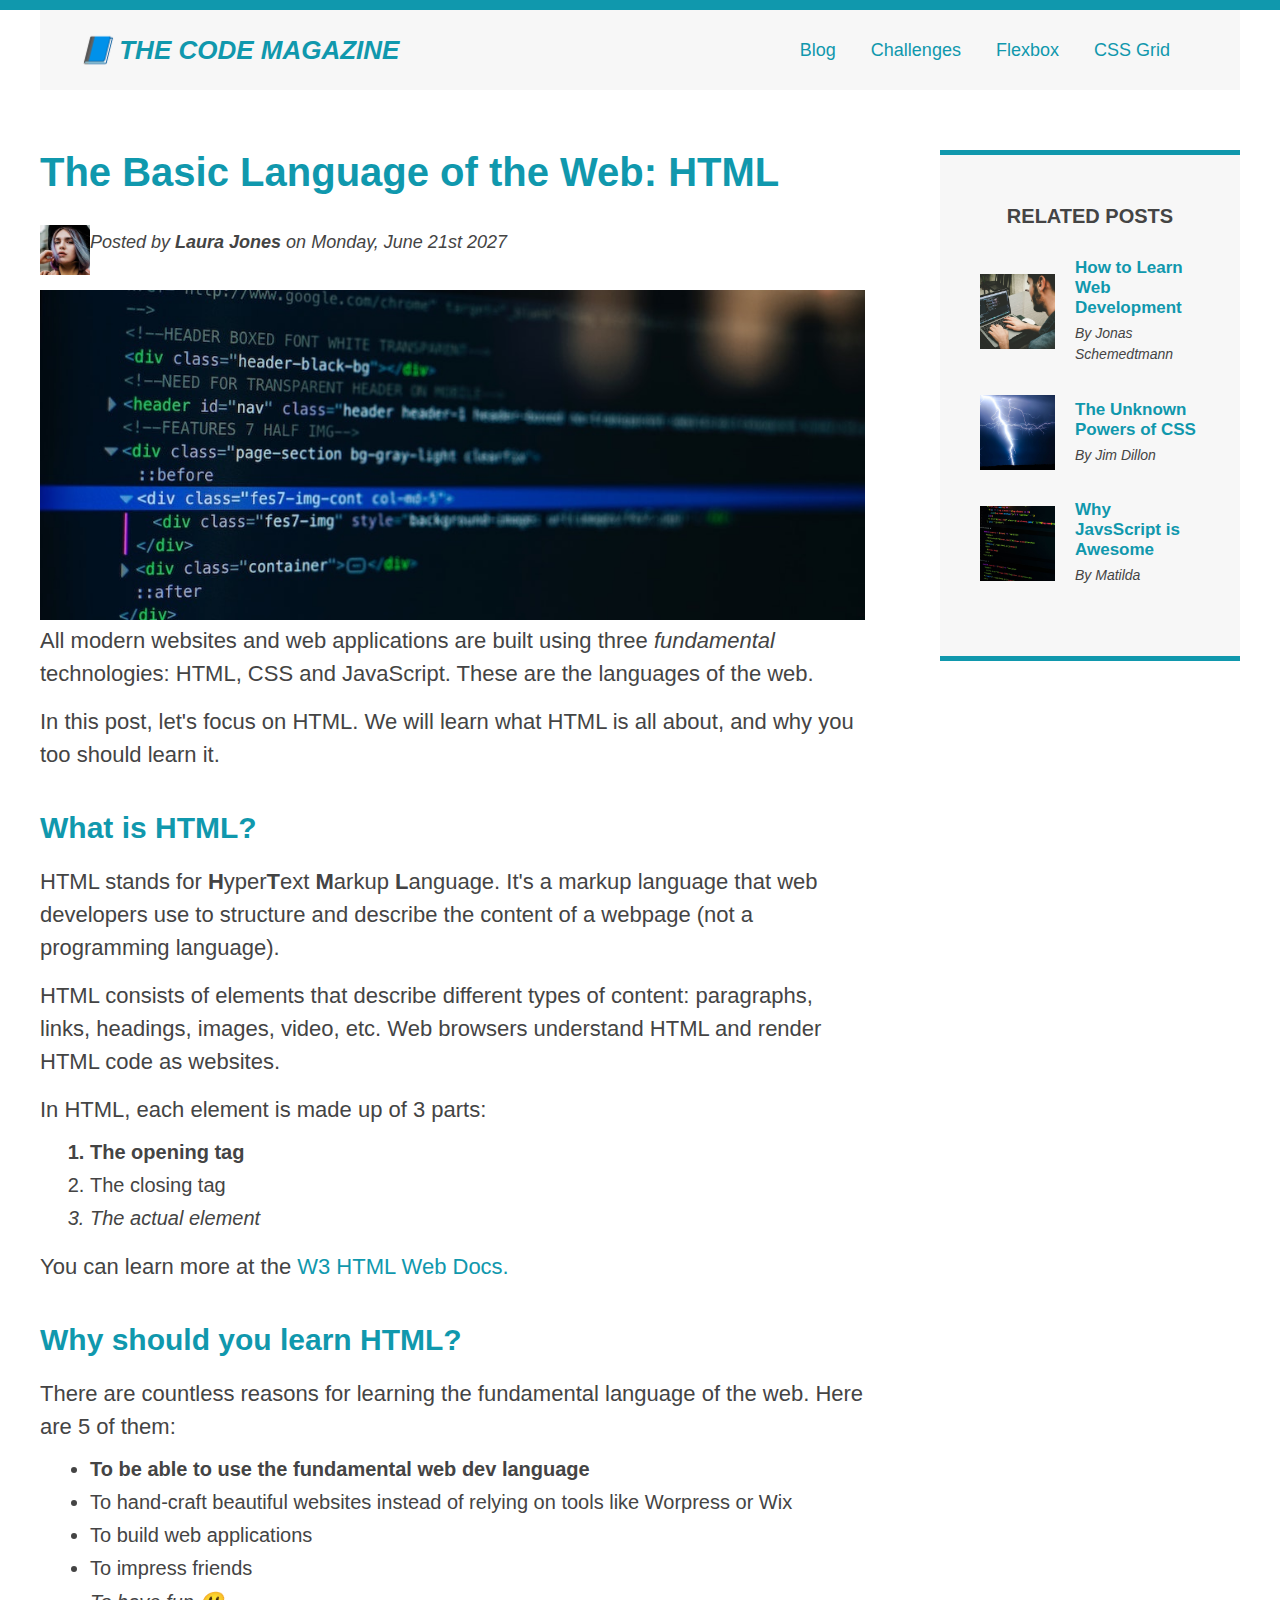
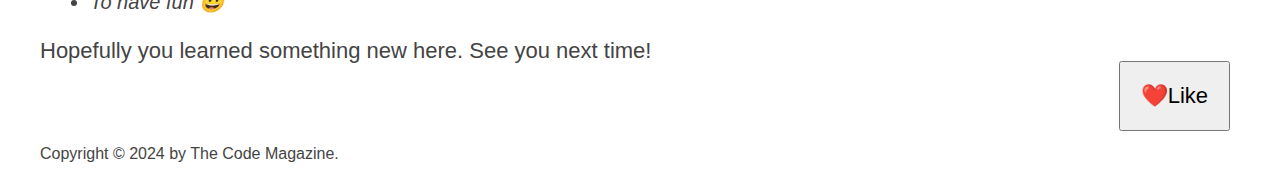
<file: HTML_CSS_mini_projects/Blog/index.html>
<!DOCTYPE html>
<html lang="en">
  <head>
    <meta charset="UTF-8" />
    <link href="style.css" rel="stylesheet" />
    <title>The Basic Language of the web: HTML</title>
  </head>
  <body>
    <div class="container">
      <header class="main-header clearfix">
        <h1>📘 The Code Magazine</h1>
        <nav>
          <a href="Blog.html">Blog</a>
          <a href="#">Challenges</a>
          <a href="flexbox.html">Flexbox</a>
          <a href="css-grid.html">CSS Grid</a>
        </nav>
        <!-- <div class="clear"></div> -->
      </header>
      <!-- ONLY NECESSARY FOR FLEXBOX -->
      <!-- <div class="row"> -->
      <article>
        <header class="post-header">
          <h2>The Basic Language of the Web: HTML</h2>
          <div class="author-box">
            <img
              src="IMG/laura-jones.jpg"
              alt="Image of the author"
              width="50"
              height="50"
              class="author-img"
            />
            <p id="author" class="'author">
              Posted by <strong>Laura Jones</strong> on Monday, June 21st 2027
            </p>
          </div>
          <img
            class="post-img"
            src="IMG/post-img.jpg"
            alt="HTML Code on a screen"
            width="500"
            height="200"
          />
        </header>
        <p>
          All modern websites and web applications are built using three
          <em>fundamental</em>
          technologies: HTML, CSS and JavaScript. These are the languages of the
          web.
        </p>
        <p>
          In this post, let's focus on HTML. We will learn what HTML is all
          about, and why you too should learn it.
        </p>
        <h3>What is HTML?</h3>
        <p>
          HTML stands for <strong>H</strong>yper<strong>T</strong>ext
          <strong>M</strong>arkup <strong>L</strong>anguage. It's a markup
          language that web developers use to structure and describe the content
          of a webpage (not a programming language).
        </p>
        <p>
          HTML consists of elements that describe different types of content:
          paragraphs, links, headings, images, video, etc. Web browsers
          understand HTML and render HTML code as websites.
        </p>
        <p>In HTML, each element is made up of 3 parts:</p>
        <ol>
          <li class="first-li">The opening tag</li>
          <li>The closing tag</li>
          <li>The actual element</li>
        </ol>
        <p>
          You can learn more at the
          <a href="https://www.w3schools.com/html/" target="_blank"
            >W3 HTML Web Docs.</a
          >
        </p>

        <h3>Why should you learn HTML?</h3>
        <p>
          There are countless reasons for learning the fundamental language of
          the web. Here are 5 of them:
        </p>

        <ul>
          <li class="first-li">
            To be able to use the fundamental web dev language
          </li>
          <li>
            To hand-craft beautiful websites instead of relying on tools like
            Worpress or Wix
          </li>
          <li>To build web applications</li>
          <li>To impress friends</li>
          <li>To have fun 😃</li>
        </ul>

        <p>Hopefully you learned something new here. See you next time!</p>
      </article>
      <aside>
        <h4>Related posts</h4>
        <ul class="related">
          <li class="related-post">
            <img
              src="IMG/related-1.jpg"
              alt="Person Programming"
              width="75"
              height="75"
            />
            <div>
              <a href="#" class="related-link">How to Learn Web Development</a>
              <p class="related-author">By Jonas Schemedtmann</p>
            </div>
          </li>
          <li class="related-post">
            <img src="IMG/related-2.jpg" alt="Thunder" width="75" height="75" />
            <div>
              <a href="#" class="related-link">The Unknown Powers of CSS</a>
              <p class="related-author">By Jim Dillon</p>
            </div>
          </li>
          <li class="related-post">
            <img
              src="IMG/related-3.jpg"
              alt="Javascript code on the screen"
              width="75"
              height="75"
            />
            <div>
              <a href="#" class="related-link">Why JavsScript is Awesome</a>
              <p class="related-author">By Matilda</p>
            </div>
          </li>
        </ul>
      </aside>
      <!-- </div> -->

      <footer>
        <p id="copyright">Copyright &copy; 2024 by The Code Magazine.</p>
      </footer>
    </div>
    <button>❤️Like</button>
  </body>
</html>
</file>
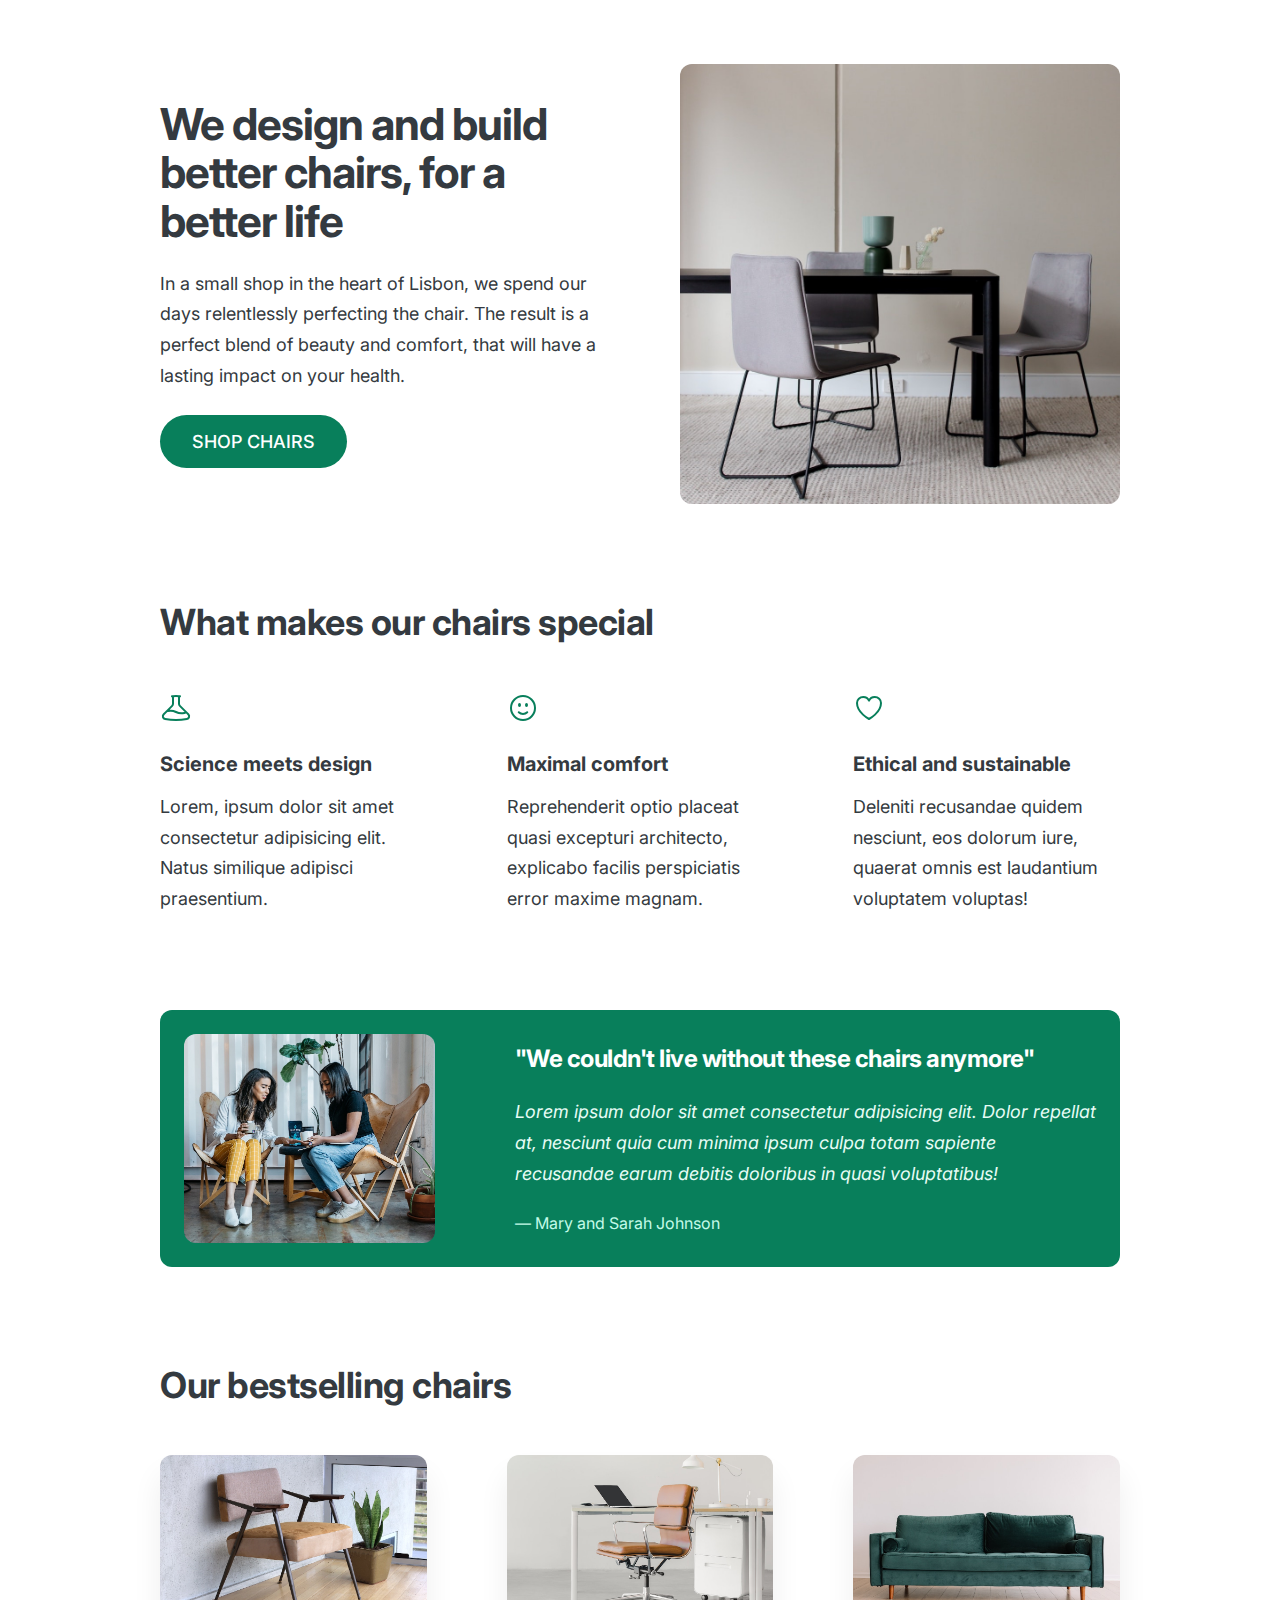
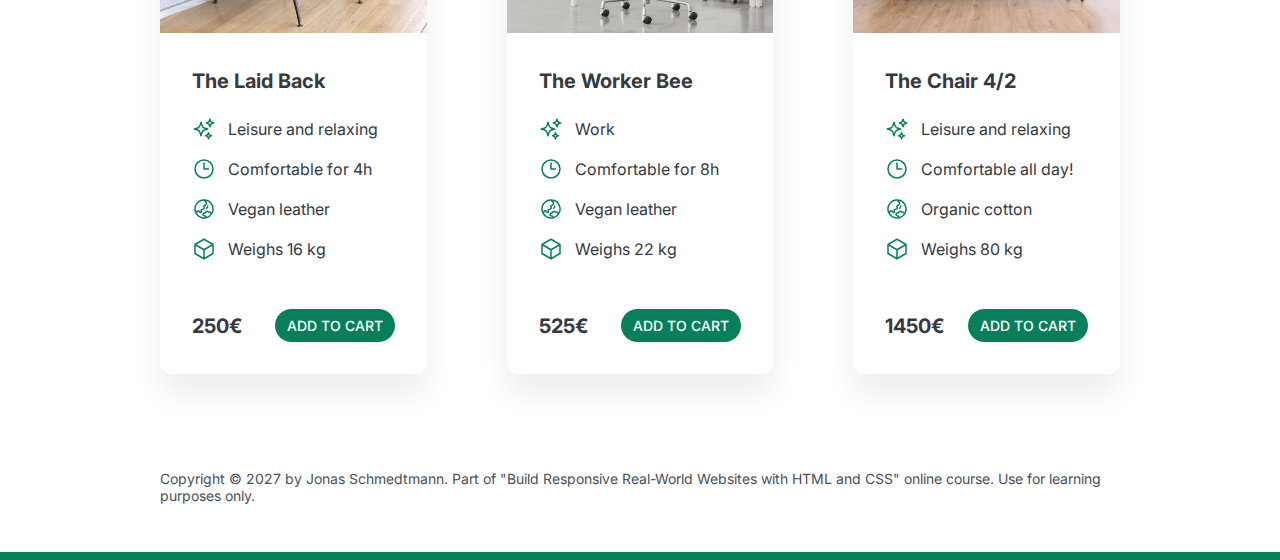
<file: HTML_CSS_mini_projects/Web_Design/index.html>
<!DOCTYPE html>
<html lang="en">
  <head>
    <meta charset="UTF-8" />
    <meta http-equiv="X-UA-Compatible" content="IE=edge" />
    <meta name="viewport" content="width=device-width, initial-scale=1.0" />

    <link rel="preconnect" href="https://fonts.googleapis.com" />
    <link rel="preconnect" href="https://fonts.gstatic.com" crossorigin />
    <link
      href="https://fonts.googleapis.com/css2?family=Inter:wght@100..900&display=swap"
      rel="stylesheet"
    />

    <link rel="stylesheet" href="style.css" />
    <title>Lisbon Chair Shop</title>
  </head>
  <body>
    <div class="container">
      <header>
        <div class="header-text-box">
          <h1>We design and build better chairs, for a better life</h1>
          <p class="header-text">
            In a small shop in the heart of Lisbon, we spend our days
            relentlessly perfecting the chair. The result is a perfect blend of
            beauty and comfort, that will have a lasting impact on your health.
          </p>
          <a class="btn btn--big" href="#">Shop chairs</a>
        </div>
        <img src="hero.jpg" alt="Photo" />
      </header>

      <section>
        <h2>What makes our chairs special</h2>
        <div class="grid-3-cols">
          <div>
            <svg
              xmlns="http://www.w3.org/2000/svg"
              class="feature-icon"
              fill="none"
              viewBox="0 0 24 24"
              stroke-width="1.5"
              stroke="currentColor"
            >
              <path
                stroke-linecap="round"
                stroke-linejoin="round"
                d="M9.75 3.104v5.714a2.25 2.25 0 0 1-.659 1.591L5 14.5M9.75 3.104c-.251.023-.501.05-.75.082m.75-.082a24.301 24.301 0 0 1 4.5 0m0 0v5.714c0 .597.237 1.17.659 1.591L19.8 15.3M14.25 3.104c.251.023.501.05.75.082M19.8 15.3l-1.57.393A9.065 9.065 0 0 1 12 15a9.065 9.065 0 0 0-6.23-.693L5 14.5m14.8.8 1.402 1.402c1.232 1.232.65 3.318-1.067 3.611A48.309 48.309 0 0 1 12 21c-2.773 0-5.491-.235-8.135-.687-1.718-.293-2.3-2.379-1.067-3.61L5 14.5"
              />
            </svg>

            <p class="features-title"><strong>Science meets design</strong></p>
            <p class="features-text">
              Lorem, ipsum dolor sit amet consectetur adipisicing elit. Natus
              similique adipisci praesentium.
            </p>
          </div>

          <div>
            <svg
              xmlns="http://www.w3.org/2000/svg"
              fill="none"
              viewBox="0 0 24 24"
              stroke-width="1.5"
              stroke="currentColor"
              class="feature-icon"
            >
              <path
                stroke-linecap="round"
                stroke-linejoin="round"
                d="M15.182 15.182a4.5 4.5 0 0 1-6.364 0M21 12a9 9 0 1 1-18 0 9 9 0 0 1 18 0ZM9.75 9.75c0 .414-.168.75-.375.75S9 10.164 9 9.75 9.168 9 9.375 9s.375.336.375.75Zm-.375 0h.008v.015h-.008V9.75Zm5.625 0c0 .414-.168.75-.375.75s-.375-.336-.375-.75.168-.75.375-.75.375.336.375.75Zm-.375 0h.008v.015h-.008V9.75Z"
              />
            </svg>

            <p class="features-title">
              <strong>Maximal comfort</strong>
            </p>
            <p class="features-text">
              Reprehenderit optio placeat quasi excepturi architecto, explicabo
              facilis perspiciatis error maxime magnam.
            </p>
          </div>

          <div>
            <svg
              xmlns="http://www.w3.org/2000/svg"
              fill="none"
              viewBox="0 0 24 24"
              stroke-width="1.5"
              stroke="currentColor"
              class="feature-icon"
            >
              <path
                stroke-linecap="round"
                stroke-linejoin="round"
                d="M21 8.25c0-2.485-2.099-4.5-4.688-4.5-1.935 0-3.597 1.126-4.312 2.733-.715-1.607-2.377-2.733-4.313-2.733C5.1 3.75 3 5.765 3 8.25c0 7.22 9 12 9 12s9-4.78 9-12Z"
              />
            </svg>

            <p class="features-title">
              <strong>Ethical and sustainable</strong>
            </p>
            <p class="features-text">
              Deleniti recusandae quidem nesciunt, eos dolorum iure, quaerat
              omnis est laudantium voluptatem voluptas!
            </p>
          </div>
        </div>
      </section>

      <section class="testimonial-section">
        <div class="grid-3-cols">
          <img src="customers.jpg" alt="People sitting on chairs" />
          <div class="testimonial-box">
            <h2>"We couldn't live without these chairs anymore"</h2>
            <blockquote class="testimonial-text">
              Lorem ipsum dolor sit amet consectetur adipisicing elit. Dolor
              repellat at, nesciunt quia cum minima ipsum culpa totam sapiente
              recusandae earum debitis doloribus in quasi voluptatibus!
            </blockquote>
            <p class="testimonial-author">&mdash; Mary and Sarah Johnson</p>
          </div>
        </div>
      </section>

      <section>
        <h2>Our bestselling chairs</h2>
        <div class="grid-3-cols">
          <figure class="chair">
            <img src="chair-1.jpg" alt="Chair" />
            <div class="chair-box">
              <h3>The Laid Back</h3>
              <ul class="chair-details">
                <li>
                  <svg
                    xmlns="http://www.w3.org/2000/svg"
                    fill="none"
                    viewBox="0 0 24 24"
                    stroke-width="1.5"
                    stroke="currentColor"
                    class="chair-icon"
                  >
                    <path
                      stroke-linecap="round"
                      stroke-linejoin="round"
                      d="M9.813 15.904 9 18.75l-.813-2.846a4.5 4.5 0 0 0-3.09-3.09L2.25 12l2.846-.813a4.5 4.5 0 0 0 3.09-3.09L9 5.25l.813 2.846a4.5 4.5 0 0 0 3.09 3.09L15.75 12l-2.846.813a4.5 4.5 0 0 0-3.09 3.09ZM18.259 8.715 18 9.75l-.259-1.035a3.375 3.375 0 0 0-2.455-2.456L14.25 6l1.036-.259a3.375 3.375 0 0 0 2.455-2.456L18 2.25l.259 1.035a3.375 3.375 0 0 0 2.456 2.456L21.75 6l-1.035.259a3.375 3.375 0 0 0-2.456 2.456ZM16.894 20.567 16.5 21.75l-.394-1.183a2.25 2.25 0 0 0-1.423-1.423L13.5 18.75l1.183-.394a2.25 2.25 0 0 0 1.423-1.423l.394-1.183.394 1.183a2.25 2.25 0 0 0 1.423 1.423l1.183.394-1.183.394a2.25 2.25 0 0 0-1.423 1.423Z"
                    />
                  </svg>

                  <!-- Span is a generic INLINE text element, it doesn't have any meaning. It's like a div element, but inline -->
                  <span>Leisure and relaxing</span>
                </li>
                <li>
                  <svg
                    xmlns="http://www.w3.org/2000/svg"
                    fill="none"
                    viewBox="0 0 24 24"
                    stroke-width="1.5"
                    stroke="currentColor"
                    class="chair-icon"
                  >
                    <path
                      stroke-linecap="round"
                      stroke-linejoin="round"
                      d="M12 6v6h4.5m4.5 0a9 9 0 1 1-18 0 9 9 0 0 1 18 0Z"
                    />
                  </svg>

                  <span>Comfortable for 4h</span>
                </li>
                <li>
                  <svg
                    xmlns="http://www.w3.org/2000/svg"
                    fill="none"
                    viewBox="0 0 24 24"
                    stroke-width="1.5"
                    stroke="currentColor"
                    class="chair-icon"
                  >
                    <path
                      stroke-linecap="round"
                      stroke-linejoin="round"
                      d="M12.75 3.03v.568c0 .334.148.65.405.864l1.068.89c.442.369.535 1.01.216 1.49l-.51.766a2.25 2.25 0 0 1-1.161.886l-.143.048a1.107 1.107 0 0 0-.57 1.664c.369.555.169 1.307-.427 1.605L9 13.125l.423 1.059a.956.956 0 0 1-1.652.928l-.679-.906a1.125 1.125 0 0 0-1.906.172L4.5 15.75l-.612.153M12.75 3.031a9 9 0 0 0-8.862 12.872M12.75 3.031a9 9 0 0 1 6.69 14.036m0 0-.177-.529A2.25 2.25 0 0 0 17.128 15H16.5l-.324-.324a1.453 1.453 0 0 0-2.328.377l-.036.073a1.586 1.586 0 0 1-.982.816l-.99.282c-.55.157-.894.702-.8 1.267l.073.438c.08.474.49.821.97.821.846 0 1.598.542 1.865 1.345l.215.643m5.276-3.67a9.012 9.012 0 0 1-5.276 3.67m0 0a9 9 0 0 1-10.275-4.835M15.75 9c0 .896-.393 1.7-1.016 2.25"
                    />
                  </svg>

                  <span>Vegan leather</span>
                </li>
                <li>
                  <svg
                    xmlns="http://www.w3.org/2000/svg"
                    fill="none"
                    viewBox="0 0 24 24"
                    stroke-width="1.5"
                    stroke="currentColor"
                    class="chair-icon"
                  >
                    <path
                      stroke-linecap="round"
                      stroke-linejoin="round"
                      d="m21 7.5-9-5.25L3 7.5m18 0-9 5.25m9-5.25v9l-9 5.25M3 7.5l9 5.25M3 7.5v9l9 5.25m0-9v9"
                    />
                  </svg>

                  <span>Weighs 16 kg</span>
                </li>
              </ul>
              <div class="chair-price">
                <strong>250€</strong>
                <a href="#" class="btn btn--small">Add to cart</a>
              </div>
            </div>
          </figure>

          <figure class="chair">
            <img src="chair-2.jpg" alt="Chair" />
            <div class="chair-box">
              <h3>The Worker Bee</h3>
              <ul class="chair-details">
                <li>
                  <svg
                    xmlns="http://www.w3.org/2000/svg"
                    fill="none"
                    viewBox="0 0 24 24"
                    stroke-width="1.5"
                    stroke="currentColor"
                    class="chair-icon"
                  >
                    <path
                      stroke-linecap="round"
                      stroke-linejoin="round"
                      d="M9.813 15.904 9 18.75l-.813-2.846a4.5 4.5 0 0 0-3.09-3.09L2.25 12l2.846-.813a4.5 4.5 0 0 0 3.09-3.09L9 5.25l.813 2.846a4.5 4.5 0 0 0 3.09 3.09L15.75 12l-2.846.813a4.5 4.5 0 0 0-3.09 3.09ZM18.259 8.715 18 9.75l-.259-1.035a3.375 3.375 0 0 0-2.455-2.456L14.25 6l1.036-.259a3.375 3.375 0 0 0 2.455-2.456L18 2.25l.259 1.035a3.375 3.375 0 0 0 2.456 2.456L21.75 6l-1.035.259a3.375 3.375 0 0 0-2.456 2.456ZM16.894 20.567 16.5 21.75l-.394-1.183a2.25 2.25 0 0 0-1.423-1.423L13.5 18.75l1.183-.394a2.25 2.25 0 0 0 1.423-1.423l.394-1.183.394 1.183a2.25 2.25 0 0 0 1.423 1.423l1.183.394-1.183.394a2.25 2.25 0 0 0-1.423 1.423Z"
                    />
                  </svg>
                  <span>Work</span>
                </li>
                <li>
                  <svg
                    xmlns="http://www.w3.org/2000/svg"
                    fill="none"
                    viewBox="0 0 24 24"
                    stroke-width="1.5"
                    stroke="currentColor"
                    class="chair-icon"
                  >
                    <path
                      stroke-linecap="round"
                      stroke-linejoin="round"
                      d="M12 6v6h4.5m4.5 0a9 9 0 1 1-18 0 9 9 0 0 1 18 0Z"
                    />
                  </svg>

                  <span>Comfortable for 8h</span>
                </li>
                <li>
                  <svg
                    xmlns="http://www.w3.org/2000/svg"
                    fill="none"
                    viewBox="0 0 24 24"
                    stroke-width="1.5"
                    stroke="currentColor"
                    class="chair-icon"
                  >
                    <path
                      stroke-linecap="round"
                      stroke-linejoin="round"
                      d="M12.75 3.03v.568c0 .334.148.65.405.864l1.068.89c.442.369.535 1.01.216 1.49l-.51.766a2.25 2.25 0 0 1-1.161.886l-.143.048a1.107 1.107 0 0 0-.57 1.664c.369.555.169 1.307-.427 1.605L9 13.125l.423 1.059a.956.956 0 0 1-1.652.928l-.679-.906a1.125 1.125 0 0 0-1.906.172L4.5 15.75l-.612.153M12.75 3.031a9 9 0 0 0-8.862 12.872M12.75 3.031a9 9 0 0 1 6.69 14.036m0 0-.177-.529A2.25 2.25 0 0 0 17.128 15H16.5l-.324-.324a1.453 1.453 0 0 0-2.328.377l-.036.073a1.586 1.586 0 0 1-.982.816l-.99.282c-.55.157-.894.702-.8 1.267l.073.438c.08.474.49.821.97.821.846 0 1.598.542 1.865 1.345l.215.643m5.276-3.67a9.012 9.012 0 0 1-5.276 3.67m0 0a9 9 0 0 1-10.275-4.835M15.75 9c0 .896-.393 1.7-1.016 2.25"
                    />
                  </svg>
                  <span>Vegan leather</span>
                </li>
                <li>
                  <svg
                    xmlns="http://www.w3.org/2000/svg"
                    fill="none"
                    viewBox="0 0 24 24"
                    stroke-width="1.5"
                    stroke="currentColor"
                    class="chair-icon"
                  >
                    <path
                      stroke-linecap="round"
                      stroke-linejoin="round"
                      d="m21 7.5-9-5.25L3 7.5m18 0-9 5.25m9-5.25v9l-9 5.25M3 7.5l9 5.25M3 7.5v9l9 5.25m0-9v9"
                    />
                  </svg>
                  <span>Weighs 22 kg</span>
                </li>
              </ul>
              <div class="chair-price">
                <strong>525€</strong>
                <a href="#" class="btn btn--small">Add to cart</a>
              </div>
            </div>
          </figure>

          <figure class="chair">
            <img src="chair-3.jpg" alt="Chair" />
            <div class="chair-box">
              <h3>The Chair 4/2</h3>
              <ul class="chair-details">
                <li>
                  <svg
                    xmlns="http://www.w3.org/2000/svg"
                    fill="none"
                    viewBox="0 0 24 24"
                    stroke-width="1.5"
                    stroke="currentColor"
                    class="chair-icon"
                  >
                    <path
                      stroke-linecap="round"
                      stroke-linejoin="round"
                      d="M9.813 15.904 9 18.75l-.813-2.846a4.5 4.5 0 0 0-3.09-3.09L2.25 12l2.846-.813a4.5 4.5 0 0 0 3.09-3.09L9 5.25l.813 2.846a4.5 4.5 0 0 0 3.09 3.09L15.75 12l-2.846.813a4.5 4.5 0 0 0-3.09 3.09ZM18.259 8.715 18 9.75l-.259-1.035a3.375 3.375 0 0 0-2.455-2.456L14.25 6l1.036-.259a3.375 3.375 0 0 0 2.455-2.456L18 2.25l.259 1.035a3.375 3.375 0 0 0 2.456 2.456L21.75 6l-1.035.259a3.375 3.375 0 0 0-2.456 2.456ZM16.894 20.567 16.5 21.75l-.394-1.183a2.25 2.25 0 0 0-1.423-1.423L13.5 18.75l1.183-.394a2.25 2.25 0 0 0 1.423-1.423l.394-1.183.394 1.183a2.25 2.25 0 0 0 1.423 1.423l1.183.394-1.183.394a2.25 2.25 0 0 0-1.423 1.423Z"
                    />
                  </svg>
                  <span>Leisure and relaxing</span>
                </li>
                <li>
                  <svg
                    xmlns="http://www.w3.org/2000/svg"
                    fill="none"
                    viewBox="0 0 24 24"
                    stroke-width="1.5"
                    stroke="currentColor"
                    class="chair-icon"
                  >
                    <path
                      stroke-linecap="round"
                      stroke-linejoin="round"
                      d="M12 6v6h4.5m4.5 0a9 9 0 1 1-18 0 9 9 0 0 1 18 0Z"
                    />
                  </svg>

                  <span>Comfortable all day!</span>
                </li>
                <li>
                  <svg
                    xmlns="http://www.w3.org/2000/svg"
                    fill="none"
                    viewBox="0 0 24 24"
                    stroke-width="1.5"
                    stroke="currentColor"
                    class="chair-icon"
                  >
                    <path
                      stroke-linecap="round"
                      stroke-linejoin="round"
                      d="M12.75 3.03v.568c0 .334.148.65.405.864l1.068.89c.442.369.535 1.01.216 1.49l-.51.766a2.25 2.25 0 0 1-1.161.886l-.143.048a1.107 1.107 0 0 0-.57 1.664c.369.555.169 1.307-.427 1.605L9 13.125l.423 1.059a.956.956 0 0 1-1.652.928l-.679-.906a1.125 1.125 0 0 0-1.906.172L4.5 15.75l-.612.153M12.75 3.031a9 9 0 0 0-8.862 12.872M12.75 3.031a9 9 0 0 1 6.69 14.036m0 0-.177-.529A2.25 2.25 0 0 0 17.128 15H16.5l-.324-.324a1.453 1.453 0 0 0-2.328.377l-.036.073a1.586 1.586 0 0 1-.982.816l-.99.282c-.55.157-.894.702-.8 1.267l.073.438c.08.474.49.821.97.821.846 0 1.598.542 1.865 1.345l.215.643m5.276-3.67a9.012 9.012 0 0 1-5.276 3.67m0 0a9 9 0 0 1-10.275-4.835M15.75 9c0 .896-.393 1.7-1.016 2.25"
                    />
                  </svg>
                  <span>Organic cotton</span>
                </li>
                <li>
                  <svg
                    xmlns="http://www.w3.org/2000/svg"
                    fill="none"
                    viewBox="0 0 24 24"
                    stroke-width="1.5"
                    stroke="currentColor"
                    class="chair-icon"
                  >
                    <path
                      stroke-linecap="round"
                      stroke-linejoin="round"
                      d="m21 7.5-9-5.25L3 7.5m18 0-9 5.25m9-5.25v9l-9 5.25M3 7.5l9 5.25M3 7.5v9l9 5.25m0-9v9"
                    />
                  </svg>
                  <span>Weighs 80 kg</span>
                </li>
              </ul>
              <div class="chair-price">
                <strong>1450€</strong>
                <a href="#" class="btn btn--small">Add to cart</a>
              </div>
            </div>
          </figure>
        </div>
      </section>

      <footer>
        Copyright &copy; 2027 by Jonas Schmedtmann. Part of "Build Responsive
        Real-World Websites with HTML and CSS" online course. Use for learning
        purposes only.
      </footer>
    </div>
  </body>
</html>
</file>
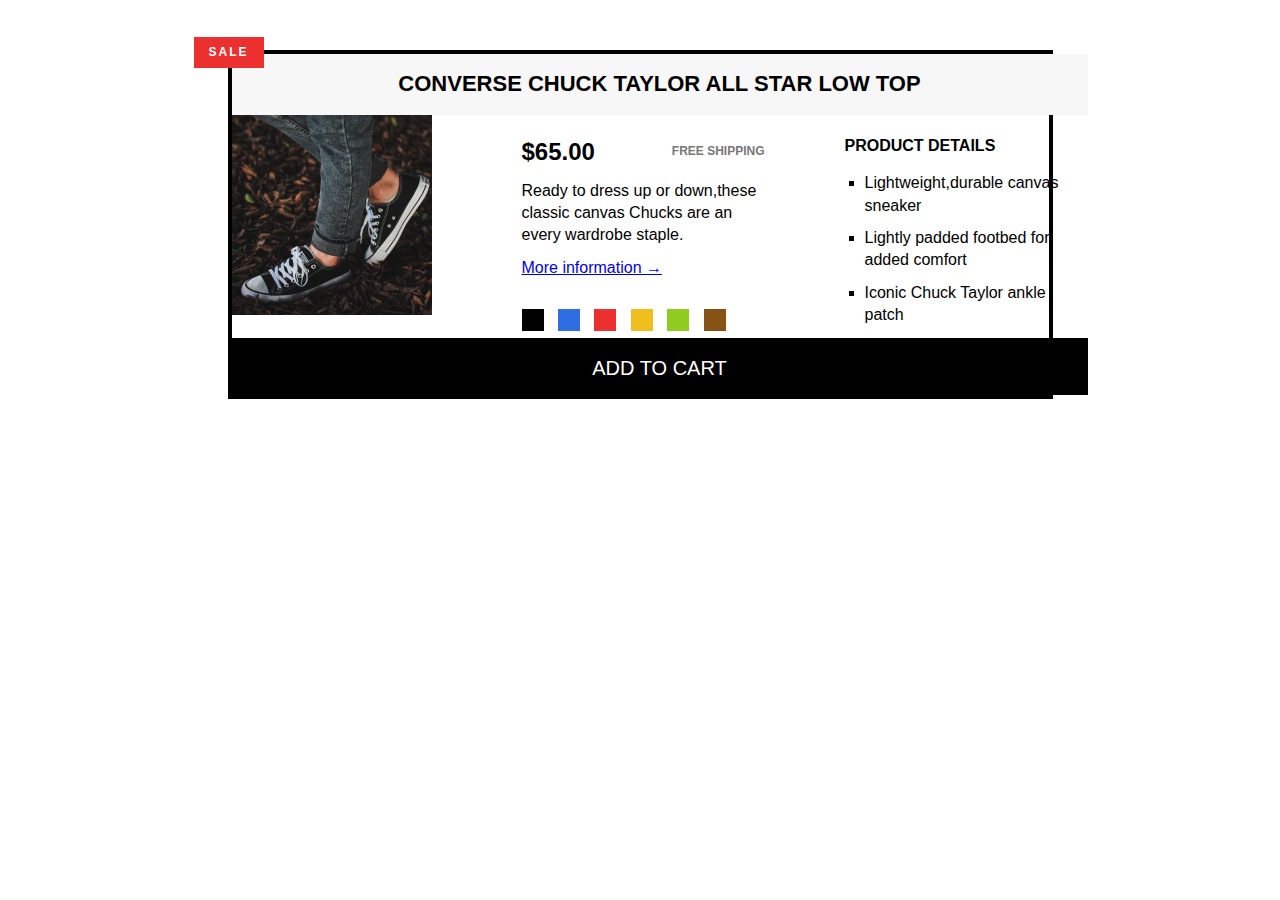
<file: HTML_CSS_mini_projects/Blog/Challenge.html>
<!DOCTYPE html>
<html lang="en">
  <head>
    <link href="challengestyle.css" rel="stylesheet" />
    <title>Challenge</title>
  </head>
  <body>
    <article class="product">
      <h2 class="product-title">Converse Chuck Taylor All Star Low Top</h2>

      <img
        src="IMG/challenges.jpg"
        alt="Image of shoes"
        width="200"
        heigth="200"
        class="product-img"
      />
      <div class="product-info">
        <p class="price"><strong>$65.00</strong></p>
        <p class="shipping">Free Shipping</p>
        <p class="sale">Sale</p>
        <p class="product-description">
          Ready to dress up or down,these classic canvas Chucks are an every
          wardrobe staple.
        </p>
        <a class="more-info" href="#">More information &rarr;</a>
        <div class="colors">
          <div class="color"></div>
          <div class="color blue"></div>
          <div class="color red"></div>
          <div class="color yellow"></div>
          <div class="color green"></div>
          <div class="color brown"></div>
        </div>
      </div>
      <div class="product-details">
        <h3 class="details-title">Product details</h3>
        <ul class="details-list">
          <li>Lightweight,durable canvas sneaker</li>
          <li>Lightly padded footbed for added comfort</li>
          <li>Iconic Chuck Taylor ankle patch</li>
        </ul>
      </div>
      <button>Add to cart</button>
    </article>
  </body>
</html>
</file>
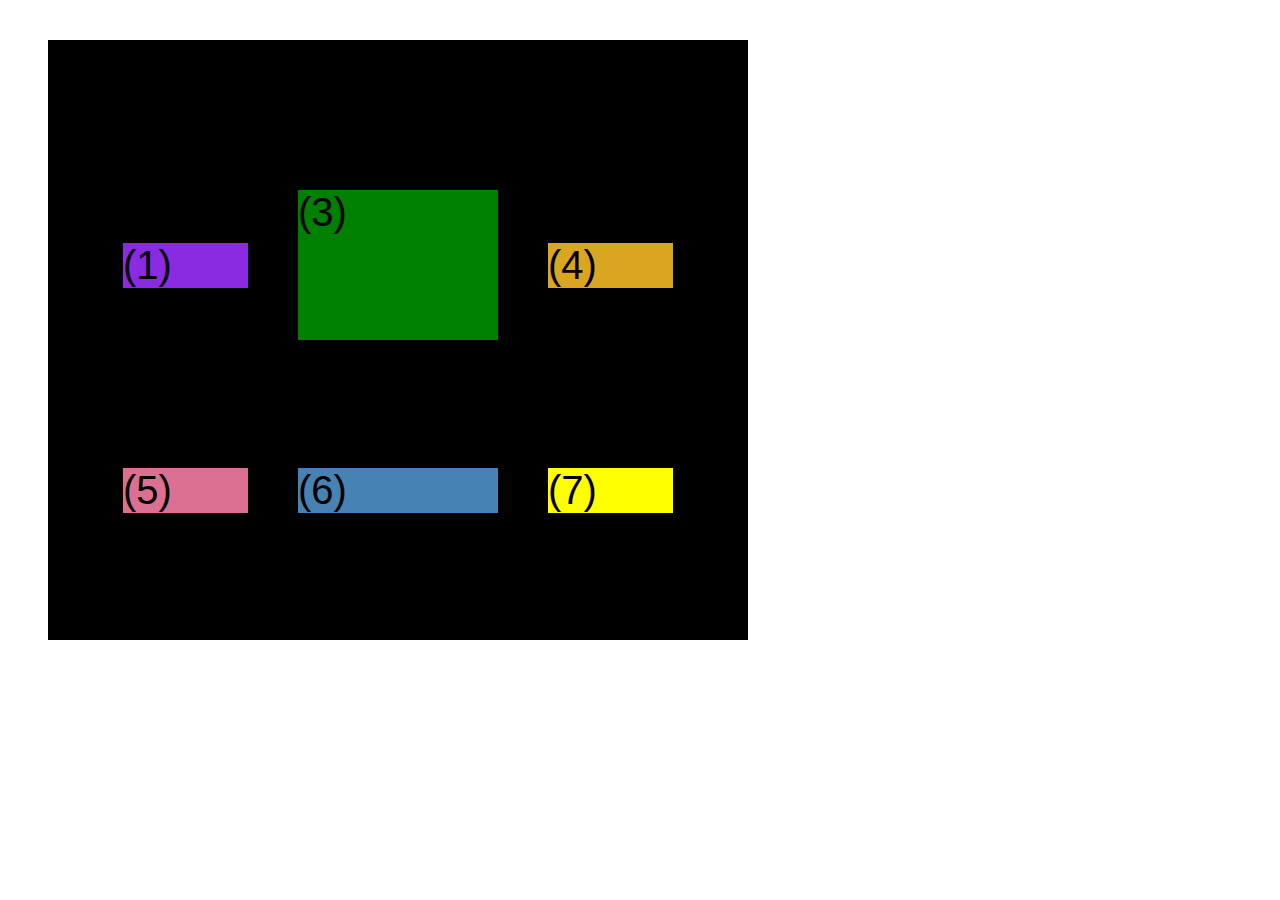
<file: HTML_CSS_mini_projects/Blog/css-grid.html>
<!DOCTYPE html>
<html lang="en">
  <head>
    <meta charset="UTF-8" />
    <meta http-equiv="X-UA-Compatible" content="IE=edge" />
    <meta name="viewport" content="width=device-width, initial-scale=1.0" />
    <title>CSS Grid</title>
    <style>
      .el--1 {
        background-color: blueviolet;
      }
      .el--2 {
        background-color: orangered;
      }
      .el--3 {
        background-color: green;
        height: 150px;
      }
      .el--4 {
        background-color: goldenrod;
      }
      .el--5 {
        background-color: palevioletred;
      }
      .el--6 {
        background-color: steelblue;
      }
      .el--7 {
        background-color: yellow;
      }
      .el--8 {
        background-color: crimson;
      }

      .container--1 {
        /* STARTER */

        font-family: sans-serif;
        background-color: #ddd;
        font-size: 32px;
        margin: 40px;

        /* CSS GRID */
        display: grid;
        /* grid-template-columns: 1fr 1fr 1fr 1fr;
        grid-template-rows: 300px 200px; */
        grid-template-columns: repeat(4, 1fr);
        grid-template-rows: 1fr 1fr;
        column-gap: 20px;
        row-gap: 40px;
        display: none;
      }
      .el--8 {
        grid-column: 2/3;
        grid-row: 1/2;
      }
      .el--2 {
        grid-column: 1/2;
        grid-row: 2/3;
      }

      .container--2 {
        /* STARTER */
        font-family: sans-serif;
        background-color: black;
        font-size: 40px;
        margin: 40px;

        width: 700px;
        height: 600px;

        /* CSS GRID */
        display: grid;
        grid-template-columns: 125px 200px 125px;
        grid-template-rows: 250px 100px;
        gap: 50px;

        /* Aligning tracks inside container distrinte empty space*/
        justify-content: center;

        align-content: center;
        /*Aligning items inside cells:moving inside cells*/
        align-items: center;
        justify-content: center;
      }
    </style>
  </head>
  <body>
    <div class="container--1">
      <div class="el el--1">(1) HTML</div>
      <div class="el el--2">(2) and</div>
      <div class="el el--3">(3) CSS</div>
      <div class="el el--4">(4) are</div>
      <div class="el el--5">(5) amazing</div>
      <div class="el el--6">(6) languages</div>
      <div class="el el--7">(7) to</div>
      <div class="el el--8">(8) learn</div>
    </div>

    <div class="container--2">
      <div class="el el--1">(1)</div>
      <div class="el el--3">(3)</div>
      <div class="el el--4">(4)</div>
      <div class="el el--5">(5)</div>
      <div class="el el--6">(6)</div>
      <div class="el el--7">(7)</div>
    </div>
  </body>
</html>
</file>
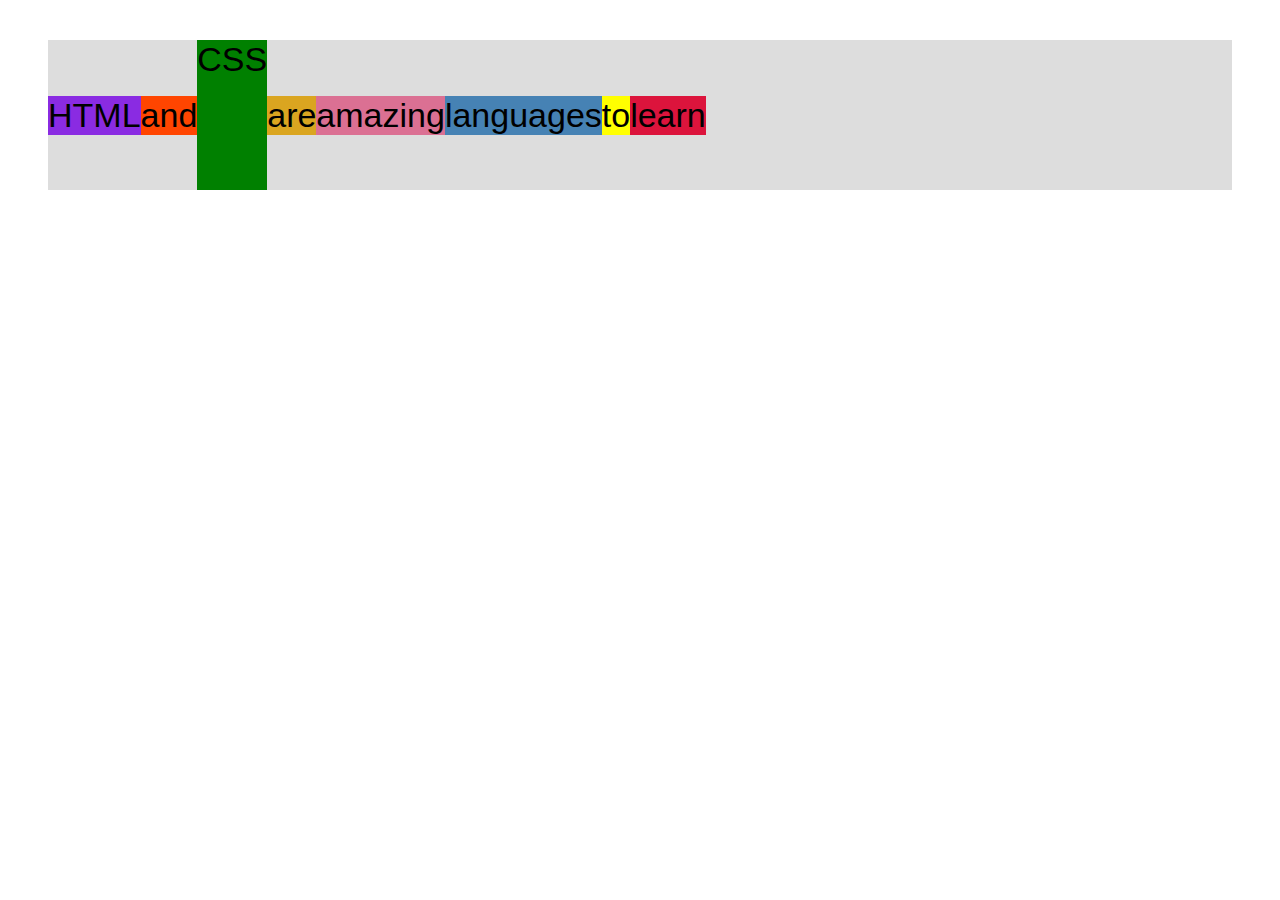
<file: HTML_CSS_mini_projects/Blog/flexbox.html>
<!DOCTYPE html>
<html lang="en">
  <head>
    <meta charset="UTF-8" />
    <meta http-equiv="X-UA-Compatible" content="IE=edge" />
    <meta name="viewport" content="width=device-width, initial-scale=1.0" />
    <title>Flexbox</title>
    <style>
      .el--1 {
        background-color: blueviolet;
      }
      .el--2 {
        background-color: orangered;
      }
      .el--3 {
        background-color: green;
        height: 150px;
      }
      .el--4 {
        background-color: goldenrod;
      }
      .el--5 {
        background-color: palevioletred;
      }
      .el--6 {
        background-color: steelblue;
      }
      .el--7 {
        background-color: yellow;
      }
      .el--8 {
        background-color: crimson;
      }

      .container {
        /* STARTER */
        font-family: sans-serif;
        background-color: #ddd;
        font-size: 34px;
        margin: 40px;

        /* FLEXBOX */
        display: flex;
        align-items: center;
        justify-content: flex-start;
      }
    </style>
  </head>
  <body>
    <div class="container">
      <div class="el el--1">HTML</div>
      <div class="el el--2">and</div>
      <div class="el el--3">CSS</div>
      <div class="el el--4">are</div>
      <div class="el el--5">amazing</div>
      <div class="el el--6">languages</div>
      <div class="el el--7">to</div>
      <div class="el el--8">learn</div>
    </div>
  </body>
</html>
</file>
<file: HTML_CSS_mini_projects/Blog/style.css>
* {
  margin: 0;
  padding: 0;
  box-sizing: border-box;
}
/*page section*/
body {
  color: #444;
  font-family: sans-serif;
  border-top: 10px solid #1098ad;
  position: relative;
}
.container {
  width: 1200px;
  /* margin-left: auto;
  margin-right: auto; */
  margin: 0 auto;
}
.main-header {
  background-color: #f7f7f7;
  padding: 20px 40px;
  /* margin-bottom: 60px; */
  height: 80px;
}
nav {
  font-size: 18px;
}
/* article {
   margin-bottom: 60px; 
} */
.post-header {
  margin: bottom 40px;
}
aside {
  background-color: #f7f7f7;
  border-top: 5px solid #1098ad;
  border-bottom: 5px solid #1098ad;
  padding: 50px 40px;
}

h1,
h2,
h3,
h4,
p,
li {
  font-family: sans-serif;
  color: #444;
}
h1,
h2,
h3 {
  color: #1098ad;
}
h1 {
  font-size: 26px;

  text-transform: uppercase;
  font-style: italic;
}
h2 {
  font-size: 40px;
  margin-bottom: 30px;
}
h3 {
  font-size: 30px;
  margin-bottom: 20px;
  margin-top: 40px;
}
h4 {
  font-size: 20px;

  text-transform: uppercase;
  text-align: center;
  margin-bottom: 30px;
}
p {
  font-size: 22px;

  line-height: 1.5;
  margin-bottom: 15px;
}
ul,
ol {
  margin-left: 50px;
  margin-bottom: 20px;
}
li {
  font-size: 20px;
  margin-bottom: 10px;
}
li:last-child {
  margin-bottom: 0;
}
footer p {
  font-size: 16px;
}

#author {
  font-style: italic;
  font-size: 18px;
}
#copyright {
  font-size: 16px;
}
.related-author {
  font-size: 18px;
  font-weight: bold;
}
.related {
  list-style: none;
  margin-left: 0;
}

/* .first-li{
  font-weight: bold;
} */
li:first-child {
  font-weight: bold;
}
li:last-child {
  font-style: italic;
}
/*styling links*/
a:link {
  color: #1098ad;
  text-decoration: none;
}
a:visited {
  color: #1098ad;
}
a:hover {
  color: orangered;
  font-weight: bold;
  text-decoration: underline orangered;
}
a:active {
  background-color: black;
  font-style: italic;
}
/*LVHA*/
.post-img {
  width: 100%;
  height: auto;
}
nav a:link {
  /* background-color: orangered;
  margin: 20px;
  padding: 20px; */
  margin-right: 30px;

  display: inline-block;
}
nav a :link:last-child {
  margin-right: 0;
}
button {
  font-size: 22px;
  padding: 20px;
  cursor: pointer;
  position: absolute;
  /* top: 50px;
    left:50px; */
  bottom: 50px;
  right: 50px;
}

/*FLOATS*/
/*
.author-img {
  float: left;
  margin-bottom: 20px;
}
.author {
  padding-left:80px ;*
  margin-top: 10px;
  float: left;
  margin-left: 20px;
}
h1 {
  float: left;
}
nav {
  float: right;
}
.clear {
  clear: both;
}
.clearfix::after {
  clear: both;
  content: "";
  display: block;
}
article {
  width: 825px;
  float: left;
}
aside {
  width: 300px;
  float: right;
}
footer {
  clear: both;
}
*/

/*FLEX BOX*/
.main-header {
  display: flex;
  align-items: center;
  justify-content: space-between;
}
.author-box {
  display: flex;
  align-items: center;
  margin-bottom: 15px;
}
.author {
  margin-bottom: 0;
  margin-left: 15px;
}
.related-post {
  display: flex;
  align-items: center;
  gap: 20px;
  margin-bottom: 30px;
}
.related-link:link {
  font-size: 17px;
  font-weight: bold;
  font-style: normal;
  margin-bottom: 5px;
  display: block;
}
.related-author {
  margin-bottom: 0;
  font-size: 14px;
  font-weight: normal;
  font-style: italic;
}
/*FLEXBOX LAYOUT*/
/* .row {
  display: flex;
  align-items: flex-start;
  gap: 75px;
  margin-bottom: 60px;
}
article {
  flex: 0 0 825px;
  margin-bottom: 0;
}
aside {
  DEFAULT:
   flex-grow:0;
   flex-shrink:1;
   flex-basis:auto;
  
  flex: 0 0 300px;
} */

/*CSS GRID*/
.container {
  display: grid;
  grid-template-columns: 1fr 300px;
  column-gap: 75px;
  row-gap: 60px;
  align-items: start;
}
.main-header {
  grid-column: 1/-1;
}

footer {
  grid-column: 1/-1;
}
</file>
<file: HTML_CSS_mini_projects/Web_Design/style.css>
/*
SPACING SYSTEM (px)
2 / 4 / 8 / 12 / 16 / 24 / 32 / 48 / 64 / 80 / 96 / 128

FONT SIZE SYSTEM (px)
10 / 12 / 14 / 16 / 18 / 20 / 24 / 30 / 36 / 44 / 52 / 62 / 74 / 86 / 98
*/

/* */
/*
MAIN COLOR:#087f5b
GREY:#343a40
*/

* {
  margin: 0;
  padding: 0;
  box-sizing: border-box;
}

/* ------------------------ */
/* GENERAL STYLES */
/* ------------------------ */
body {
  font-family: "Inter", sans-serif;
  color: #343a40;
  border-bottom: 8px solid #087f5b;
}

.container {
  width: 960px;
  margin: 0 auto;
}

header,
section {
  margin-bottom: 96px;
}

h2 {
  margin-bottom: 48px;
  font-size: 36px;
  letter-spacing: -0.5px;
}

.grid-3-cols {
  display: grid;
  grid-template-columns: repeat(3, 1fr);
  column-gap: 80px;
}
.btn:link,
.btn:visited {
  background-color: #087f5b;
  color: #fff;
  text-decoration: none;
  text-transform: uppercase;

  display: inline-block;
  font-weight: 500;
  border-radius: 100px;
}
.btn:hover,
.btn:active {
  background-color: #099268;
}
.btn--big {
  font-size: 18px;
  padding: 16px 32px;
}
.btn--small {
  font-size: 14px;
  padding: 8px 12px;
}
img {
  border-radius: 12px;
}

/* ------------------------ */
/* COMPONENT STYLES */
/* ------------------------ */

/* HEADER */
header {
  display: grid;
  grid-template-columns: repeat(2, 1fr);
  column-gap: 80px;
  margin-top: 64px;
}

.header-text-box {
  align-self: center;
}

h1 {
  margin-bottom: 24px;
  font-size: 44px;
  line-height: 1.1;
  letter-spacing: -1px;
}

.header-text {
  margin-bottom: 24px;
  font-size: 18px;
  line-height: 1.7;
}

img {
  width: 100%;
}

/* FEATURES */
.feature-icon {
  stroke: #087f5b;
  width: 32px;
  height: 32px;
  margin-bottom: 24px;
}

.features-title {
  margin-bottom: 16px;
  font-size: 20px;
}

.features-text {
  font-size: 18px;
  line-height: 1.7;
}

/* TESTIMONIAL */
.testimonial-section {
  background-color: #087f5b;
  color: #fff;
  padding: 24px;
  border-radius: 12px;
}

.testimonial-box {
  grid-column: 2 / -1;
  align-self: center;
}

.testimonial-box h2 {
  margin-bottom: 24px;
  font-size: 24px;
}

.testimonial-text {
  font-style: italic;
  margin-bottom: 24px;
  font-size: 18px;
  line-height: 1.7;
  color: #e6fcf5;
}
.testimonial-author {
  color: #c3fae8;
}

/* CHAIRS */
.chair {
  box-shadow: 0 20px 30px 0 rgba(0, 0, 0, 0.07);
  border-radius: 12px;
}
.chair img {
  border-bottom-left-radius: 0;
  border-bottom-right-radius: 0;
}
.chair-box {
  padding: 32px;
}

h3 {
  margin-bottom: 24px;
  font-size: 20px;
}

.chair-details {
  list-style: none;
  margin-bottom: 48px;
}

.chair-details li {
  display: flex;
  align-items: center;
  gap: 12px;
  margin-bottom: 16px;
}

.chair-details li:last-child {
  margin-bottom: 0;
}

.chair-icon {
  stroke: #087f5b;
  width: 24px;
  height: 24px;
}

.chair-price {
  display: flex;
  justify-content: space-between;
  font-size: 20px;
  align-items: center;
}

footer {
  margin-bottom: 48px;
  font-size: 14px;
  color: #495057;
}
</file>
<file: HTML_CSS_mini_projects/Blog/challengestyle.css>
* {
  margin: 0;
  padding: 0;
  box-sizing: border-box;
}
body {
  font-family: sans-serif;
  line-height: 1.4;
}
.product-img {
  float: left;
  margin-right: 40px;
}

.product {
  border: 4px solid black;
  width: 825px;
  margin: 50px auto;
  position: relative;
  display: grid;
  grid-template-columns: 250px 1fr 1fr;
  column-gap: 40px;
}
.product-title {
  background-color: #f7f7f7;
  text-align: center;
  font-size: 22px;
  text-transform: uppercase;
  padding: 15px;
  grid-column: 1/-1;
}
.product-info {
  /*( 825-8-250-80)   */
  width: 243px;
  float: left;
  margin-right: 40px;
  margin-top: 20px;
}
.price {
  font-size: 24px;
  float: left;
}
.shipping {
  font-size: 12px;
  text-transform: uppercase;
  font-weight: bold;
  color: #777;
  margin-bottom: 20px;
  float: right;
  margin-top: 8px;
}
.sale {
  background-color: #ec2f2f;
  color: #fff;
  font-size: 12px;
  text-transform: uppercase;
  font-weight: bold;
  padding: 7px 15px;
  display: inline-block;

  /* width:40px;
  text-align: center; */
  position: absolute;
  top: -17px;
  left: -38px;
  letter-spacing: 2px;
}
.color {
  background-color: black;
  height: 22px;
  width: 22px;
  display: inline-block;
  margin-right: 10px;
  margin-top: 30px;
}
.blue {
  background-color: #2f6ee2;
}
.red {
  background-color: #ec2f2f;
}
.yellow {
  background-color: #f0bf1e;
}
.green {
  background-color: #90cc20;
}
.brown {
  background-color: #885214;
}
.product-details {
  width: 243px;
  float: left;
  margin-top: 20px;
}
.product-description {
  clear: both;
  margin-bottom: 10px;
}
.more-info :link,
.more-info:visited {
  color: black;
}
.more-info:hover,
.more-info:active {
  text-decoration: none;
}
.details-list {
  list-style: square;
  margin-left: 20px;
}
.details-list li {
  margin-bottom: 10px;
}
.details-title {
  text-transform: uppercase;
  font-size: 16px;
  margin-bottom: 15px;
}
button {
  background-color: black;

  border: none;
  color: #fff;
  font-size: 20px;
  text-transform: uppercase;
  cursor: pointer;
  padding: 15px;
  width: 100%;
  border-top: 4px solid black;
  grid-column: 1/-1;
}
button:hover {
  color: black;
  background-color: #fff;
}
</file>
